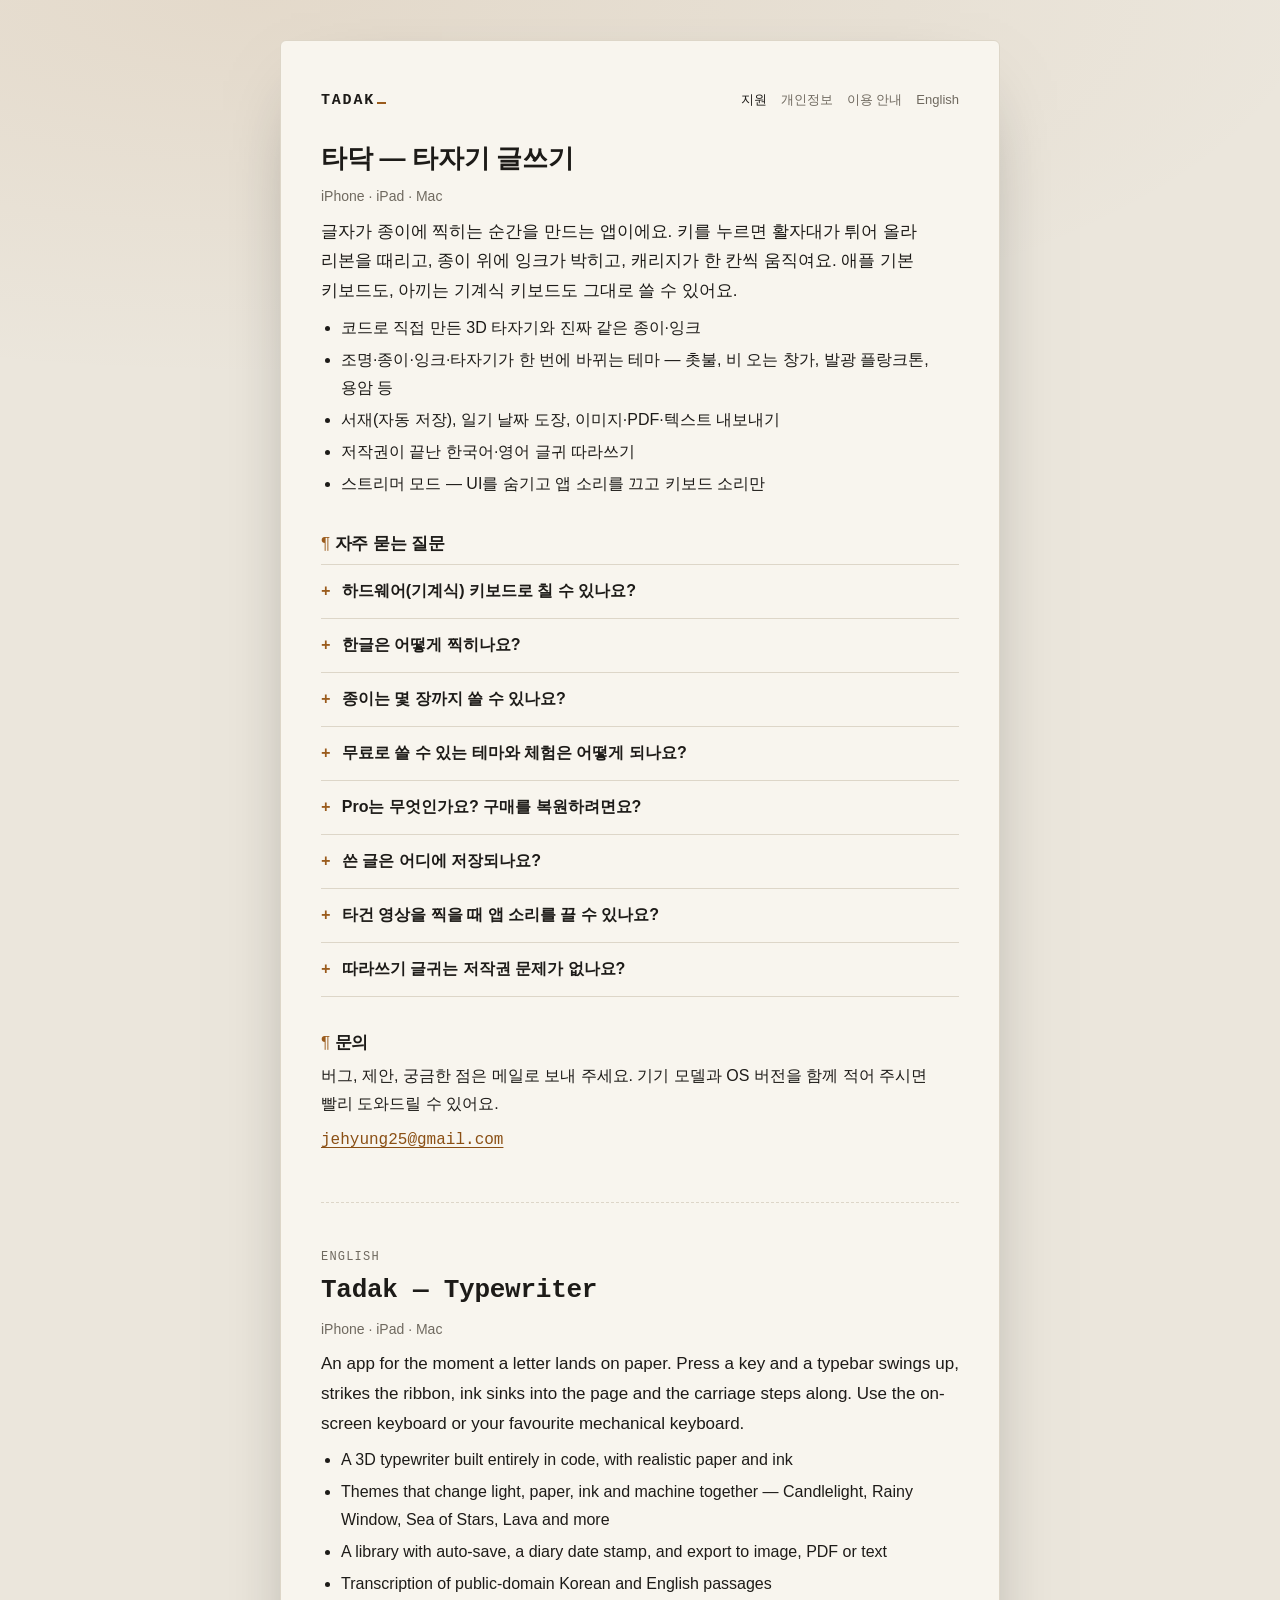
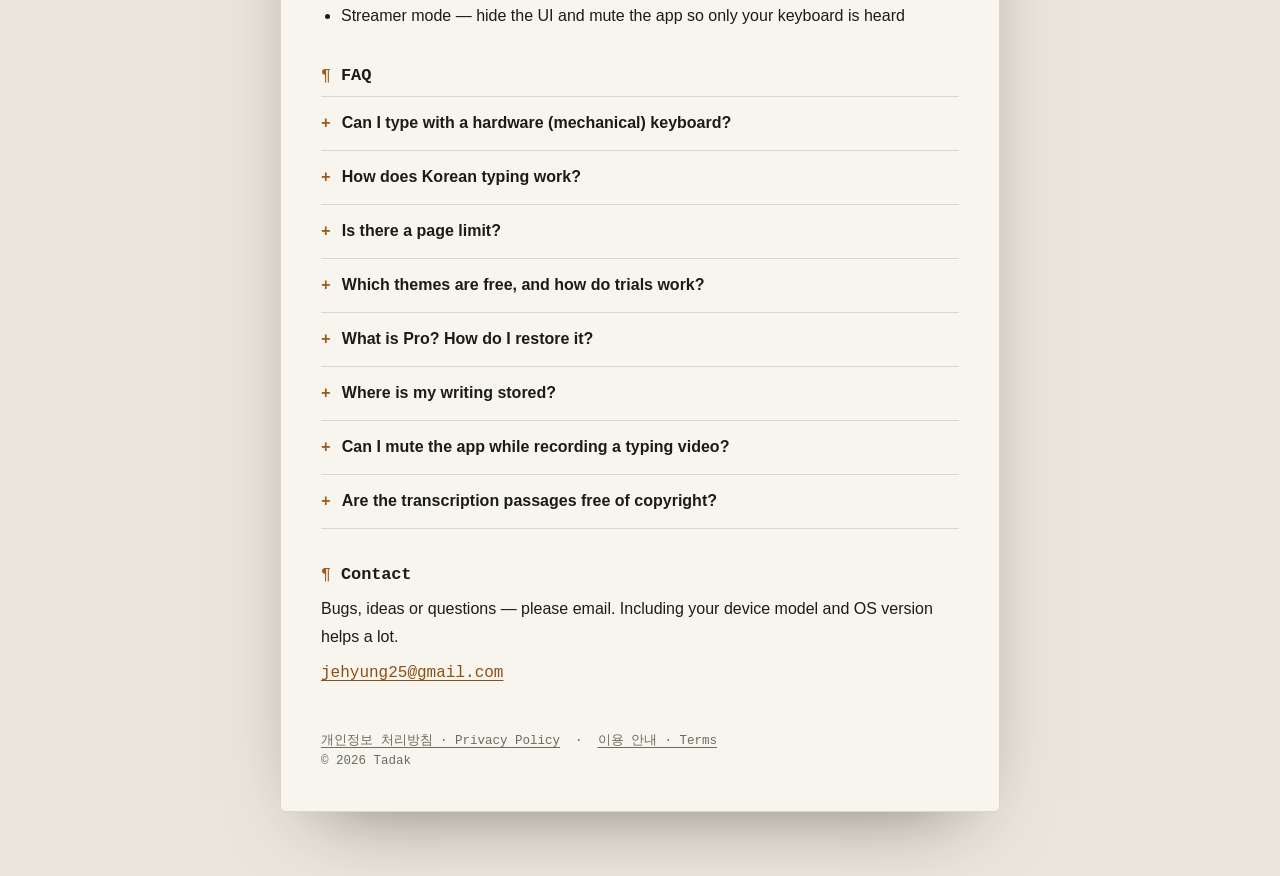
<file: index.html>
<!DOCTYPE html>
<html lang="ko">
<head>
<meta charset="utf-8">
<meta name="viewport" content="width=device-width, initial-scale=1">
<title>타닥 (Tadak) — 지원</title>
<meta name="description" content="타닥 — 타자기 글쓰기 앱 (iPhone · iPad · Mac) 지원 · 자주 묻는 질문 · 문의">
<link rel="stylesheet" href="style.css">
</head>
<body>
<main class="sheet">
<header class="top">
  <a class="brand" href="./">TADAK<span class="caret"></span></a>
  <nav><a href="./" aria-current="page">지원</a><a href="privacy.html">개인정보</a><a href="terms.html">이용 안내</a><a href="#en">English</a></nav>
</header>

<h1>타닥 — 타자기 글쓰기</h1>
<p class="muted">iPhone · iPad · Mac</p>
<p class="lede">글자가 종이에 찍히는 순간을 만드는 앱이에요. 키를 누르면 활자대가 튀어 올라 리본을 때리고,
종이 위에 잉크가 박히고, 캐리지가 한 칸씩 움직여요. 애플 기본 키보드도, 아끼는 기계식 키보드도 그대로 쓸 수 있어요.</p>
<ul>
  <li>코드로 직접 만든 3D 타자기와 진짜 같은 종이·잉크</li>
  <li>조명·종이·잉크·타자기가 한 번에 바뀌는 테마 — 촛불, 비 오는 창가, 발광 플랑크톤, 용암 등</li>
  <li>서재(자동 저장), 일기 날짜 도장, 이미지·PDF·텍스트 내보내기</li>
  <li>저작권이 끝난 한국어·영어 글귀 따라쓰기</li>
  <li>스트리머 모드 — UI를 숨기고 앱 소리를 끄고 키보드 소리만</li>
</ul>

<h2>자주 묻는 질문</h2>

<details>
  <summary>하드웨어(기계식) 키보드로 칠 수 있나요?</summary>
  <p>네. iPhone·iPad에 블루투스나 USB 키보드를 연결하거나 Mac에서 바로 치면 돼요. 키를 누르는 순간 바로 찍혀요.
  화살표 키로 캐리지를 옮기고, 리턴 키로 줄을 바꿔요.</p>
</details>
<details>
  <summary>한글은 어떻게 찍히나요?</summary>
  <p>기기에 설정된 한글 키보드(두벌식, 천지인 등)를 그대로 써요. 조합 중인 글자도 그 자리에 바로 찍혀요.
  한글 글꼴은 옛 세벌식 타자기의 탈네모꼴과 고딕 중에서 고를 수 있어요.</p>
</details>
<details>
  <summary>종이는 몇 장까지 쓸 수 있나요?</summary>
  <p>제한이 없어요. 한 장이 끝나면 종이가 빠져나가 서재에 쌓이고 새 종이가 들어가요.</p>
</details>
<details>
  <summary>무료로 쓸 수 있는 테마와 체험은 어떻게 되나요?</summary>
  <p>클래식과 촛불 테마는 무료예요. 다른 테마는 iPhone·iPad에서 짧은 보상형 광고를 직접 골라 보면
  <b>고른 테마 1개를 15분</b> 동안 쓸 수 있어요. 광고를 불러오지 못하면 광고 없이 그냥 체험이 열려요.
  체험이 끝나면 무료 테마로 돌아가고, 쓴 글은 그대로예요. 종이·조명·잉크·타자기를 따로 고르는 커스텀은 Pro 전용이에요.</p>
  <p>Mac에는 광고도 체험도 없어요. 클래식·촛불 테마를 무료로 쓰고, 다른 테마는 미리 본 뒤 Pro로 열 수 있어요.</p>
</details>
<details>
  <summary>Pro는 무엇인가요? 구매를 복원하려면요?</summary>
  <p>Pro는 한 번 결제하는 평생 이용권이에요. 모든 테마, 종이·조명·잉크·타자기를 따로 고르는 커스텀, Pro 한글 글꼴 3종(또박·편지·손때), 녹화(최대 4K), 내보내기 워터마크 끄기, 광고 없음이 포함돼요.
  같은 Apple 계정으로 로그인한 다른 기기에서는 <b>설정 › Pro › 구매 복원</b>을 눌러 주세요.
  환불은 Apple이 처리해요: <a href="https://reportaproblem.apple.com">reportaproblem.apple.com</a></p>
</details>
<details>
  <summary>쓴 글은 어디에 저장되나요?</summary>
  <p>이 기기 안에만 저장돼요. 계정도 서버도 없어서 개발자는 글을 볼 수 없어요. 대신 앱을 지우면 글도 함께 지워지니,
  소중한 글은 <b>내보내기</b>(이미지·PDF·텍스트)로 따로 보관해 주세요. 기기끼리 글을 동기화하는 기능은 없어요.</p>
</details>
<details>
  <summary>타건 영상을 찍을 때 앱 소리를 끌 수 있나요?</summary>
  <p>네. 스트리머 모드에서 UI를 모두 숨기고 앱 소리만 끌 수 있어요. 타자 소리·환경음 음량은 설정에서 따로 조절해요.</p>
</details>
<details>
  <summary>따라쓰기 글귀는 저작권 문제가 없나요?</summary>
  <p>저자(번역문은 번역자도)가 1955년 이전에 세상을 떠나 저작권 보호 기간이 끝난 글만 실었어요. 위키문헌과 프로젝트 구텐베르크에서 가져왔고, 앱에는 저자와 작고 연도를 보여 줘요.</p>
</details>

<h2>문의</h2>
<p>버그, 제안, 궁금한 점은 메일로 보내 주세요. 기기 모델과 OS 버전을 함께 적어 주시면 빨리 도와드릴 수 있어요.</p>
<p class="mail"><a href="mailto:jehyung25@gmail.com?subject=%5BTadak%5D%20">jehyung25@gmail.com</a></p>

<hr id="en">

<div lang="en">
<p class="lang">English</p>
<h1>Tadak — Typewriter</h1>
<p class="muted">iPhone · iPad · Mac</p>
<p class="lede">An app for the moment a letter lands on paper. Press a key and a typebar swings up, strikes the ribbon,
ink sinks into the page and the carriage steps along. Use the on-screen keyboard or your favourite mechanical keyboard.</p>
<ul>
  <li>A 3D typewriter built entirely in code, with realistic paper and ink</li>
  <li>Themes that change light, paper, ink and machine together — Candlelight, Rainy Window, Sea of Stars, Lava and more</li>
  <li>A library with auto-save, a diary date stamp, and export to image, PDF or text</li>
  <li>Transcription of public-domain Korean and English passages</li>
  <li>Streamer mode — hide the UI and mute the app so only your keyboard is heard</li>
</ul>

<h2>FAQ</h2>
<details>
  <summary>Can I type with a hardware (mechanical) keyboard?</summary>
  <p>Yes. Connect a Bluetooth or USB keyboard to your iPhone or iPad, or just type on your Mac. Letters strike the moment a key goes down.
  Arrow keys move the carriage and Return starts a new line.</p>
</details>
<details>
  <summary>How does Korean typing work?</summary>
  <p>Use any Korean keyboard set up on your device. Letters being composed are struck in place right away.
  Hangul can be set in a classic sebeolsik typewriter face or a gothic face.</p>
</details>
<details>
  <summary>Is there a page limit?</summary>
  <p>No. When a sheet is full it slides out into your library and a fresh sheet rolls in.</p>
</details>
<details>
  <summary>Which themes are free, and how do trials work?</summary>
  <p>Classic and Candlelight are free. On iPhone and iPad you can choose to watch a short rewarded ad to try
  <b>one theme of your choice for 15 minutes</b>. If an ad can't load, the trial simply opens without one.
  When a trial ends the app returns to a free theme and your writing stays as it is. Custom combinations of paper, light, ink and machine are Pro only.</p>
  <p>The Mac has no ads and no trials: Classic and Candlelight are free, and other themes can be previewed and unlocked with Pro.</p>
</details>
<details>
  <summary>What is Pro? How do I restore it?</summary>
  <p>Pro is a one-time, lifetime purchase: every theme, Custom (pick paper, light, ink and machine separately), three Pro Hangul typefaces (Crisp, Letter, Patina), recording (up to 4K), turning off the export watermark, and no ads.
  On another device signed in to the same Apple Account, tap <b>Settings › Pro › Restore Purchases</b>.
  Refunds are handled by Apple: <a href="https://reportaproblem.apple.com">reportaproblem.apple.com</a></p>
</details>
<details>
  <summary>Where is my writing stored?</summary>
  <p>Only on your device. There are no accounts and no servers, so the developer can't see it. Deleting the app deletes your writing too,
  so keep anything precious with <b>Export</b> (image, PDF or text). There is no sync between devices.</p>
</details>
<details>
  <summary>Can I mute the app while recording a typing video?</summary>
  <p>Yes. Streamer mode hides all UI and can mute the app. Typing and ambience volumes are also in Settings.</p>
</details>
<details>
  <summary>Are the transcription passages free of copyright?</summary>
  <p>Only texts whose authors (and translators) died before 1955 are included. They come from Wikisource and Project Gutenberg, and the app shows each author with the year they died.</p>
</details>

<h2>Contact</h2>
<p>Bugs, ideas or questions — please email. Including your device model and OS version helps a lot.</p>
<p class="mail"><a href="mailto:jehyung25@gmail.com?subject=%5BTadak%5D%20">jehyung25@gmail.com</a></p>
</div>

<footer>
  <a href="privacy.html">개인정보 처리방침 · Privacy Policy</a> &nbsp;·&nbsp; <a href="terms.html">이용 안내 · Terms</a><br>
  © 2026 Tadak
</footer>
</main>
</body>
</html>
</file>
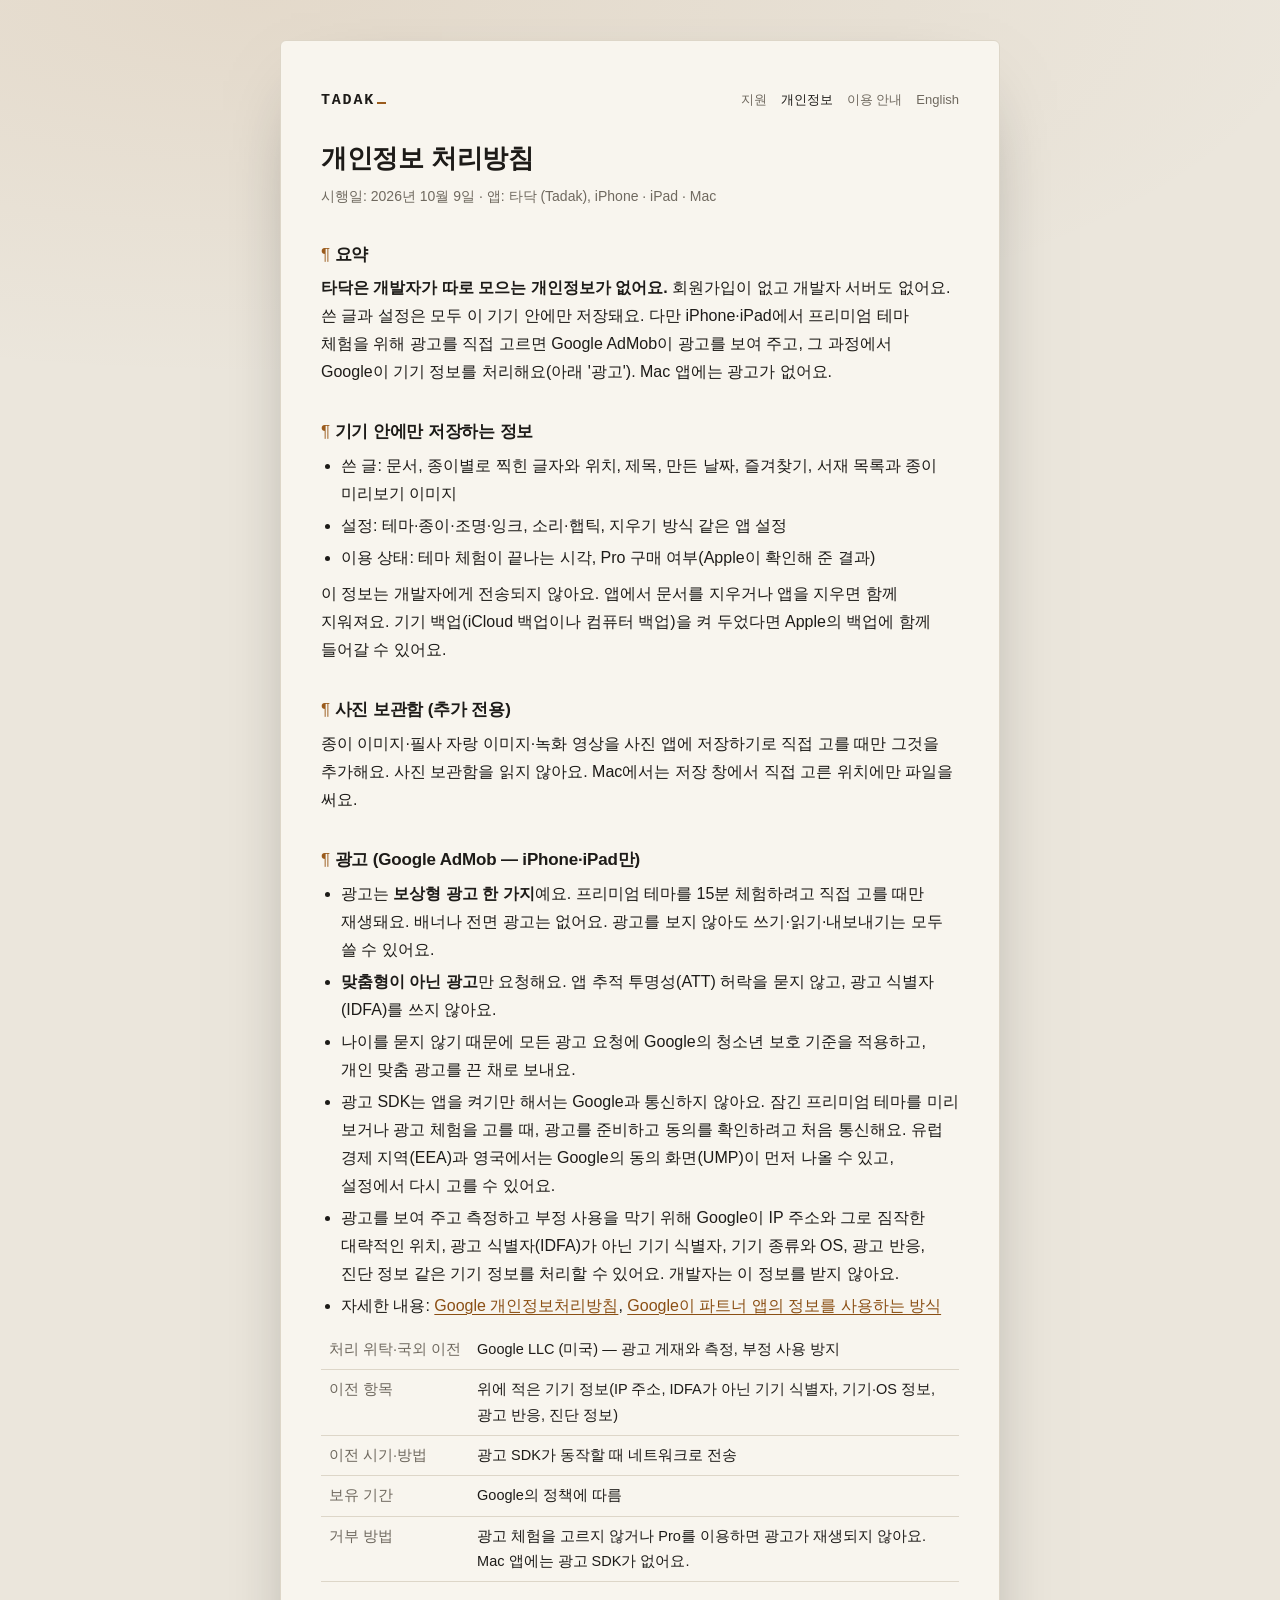
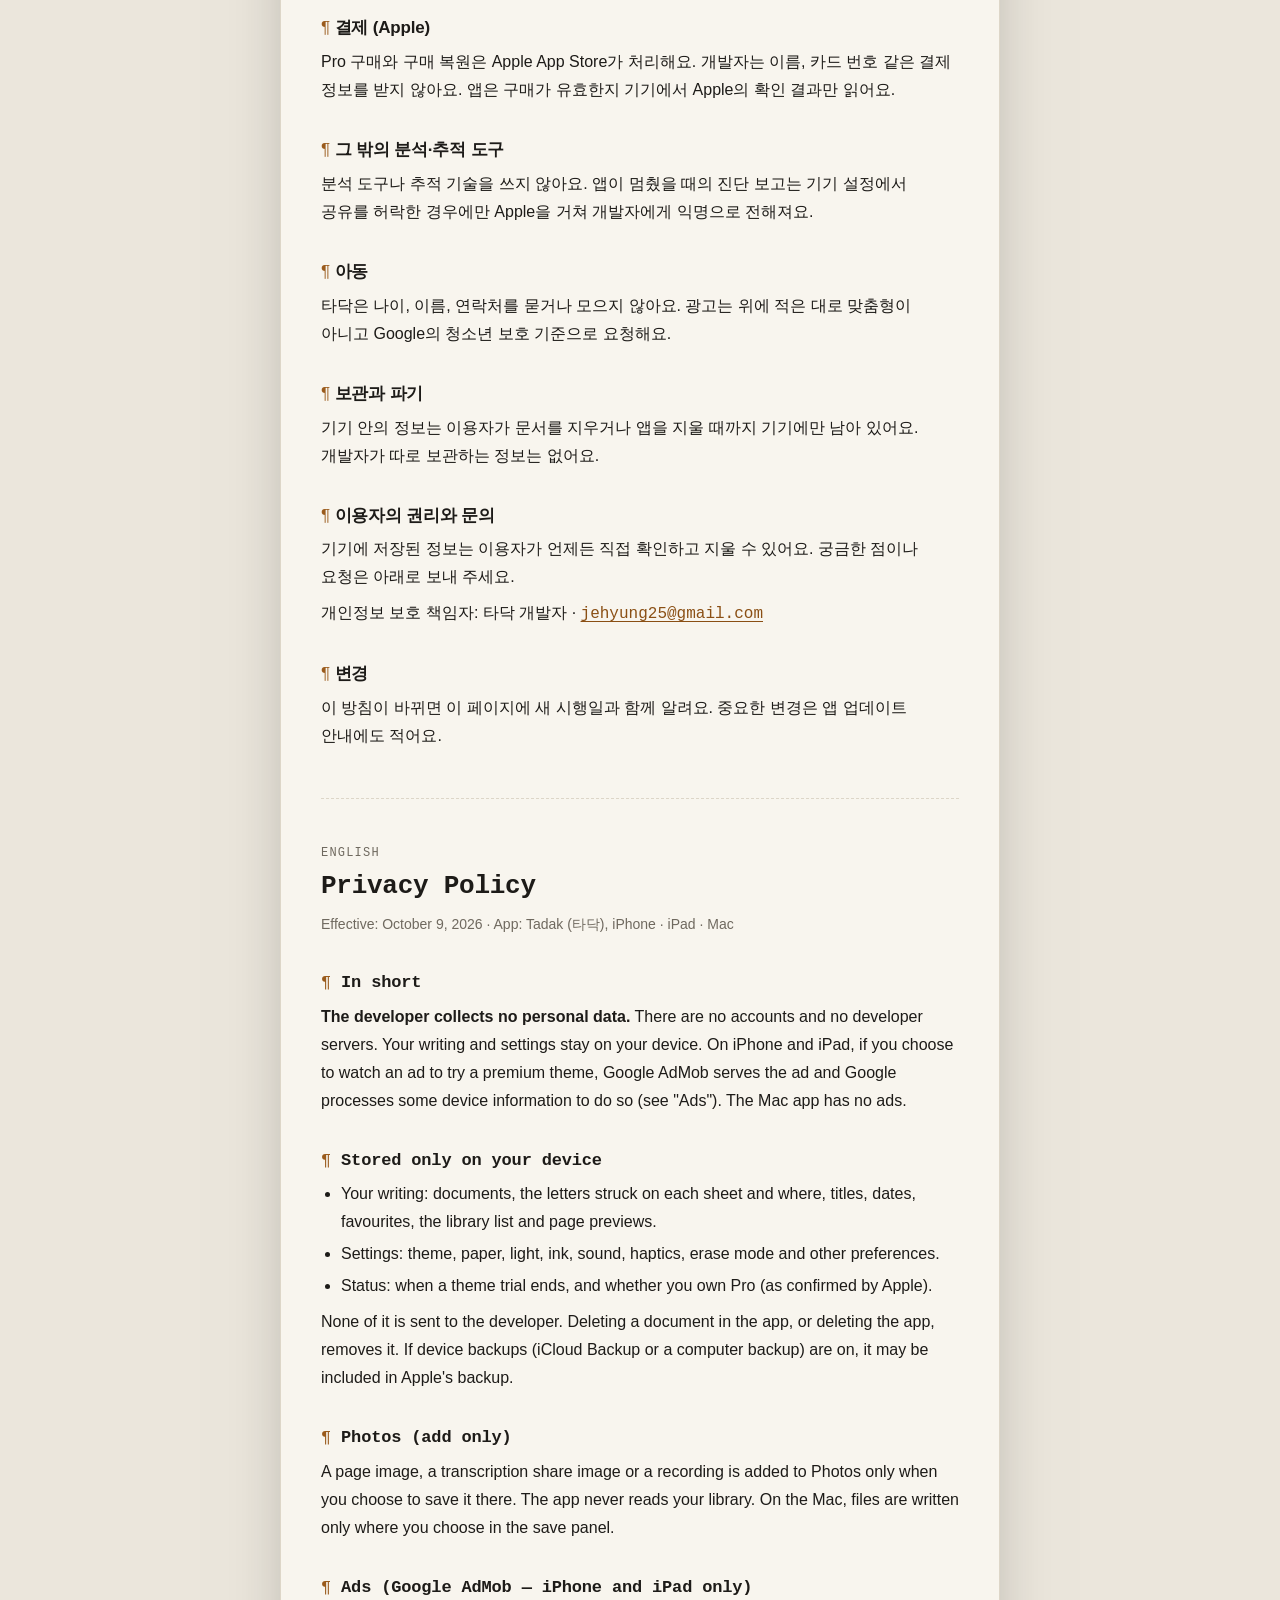
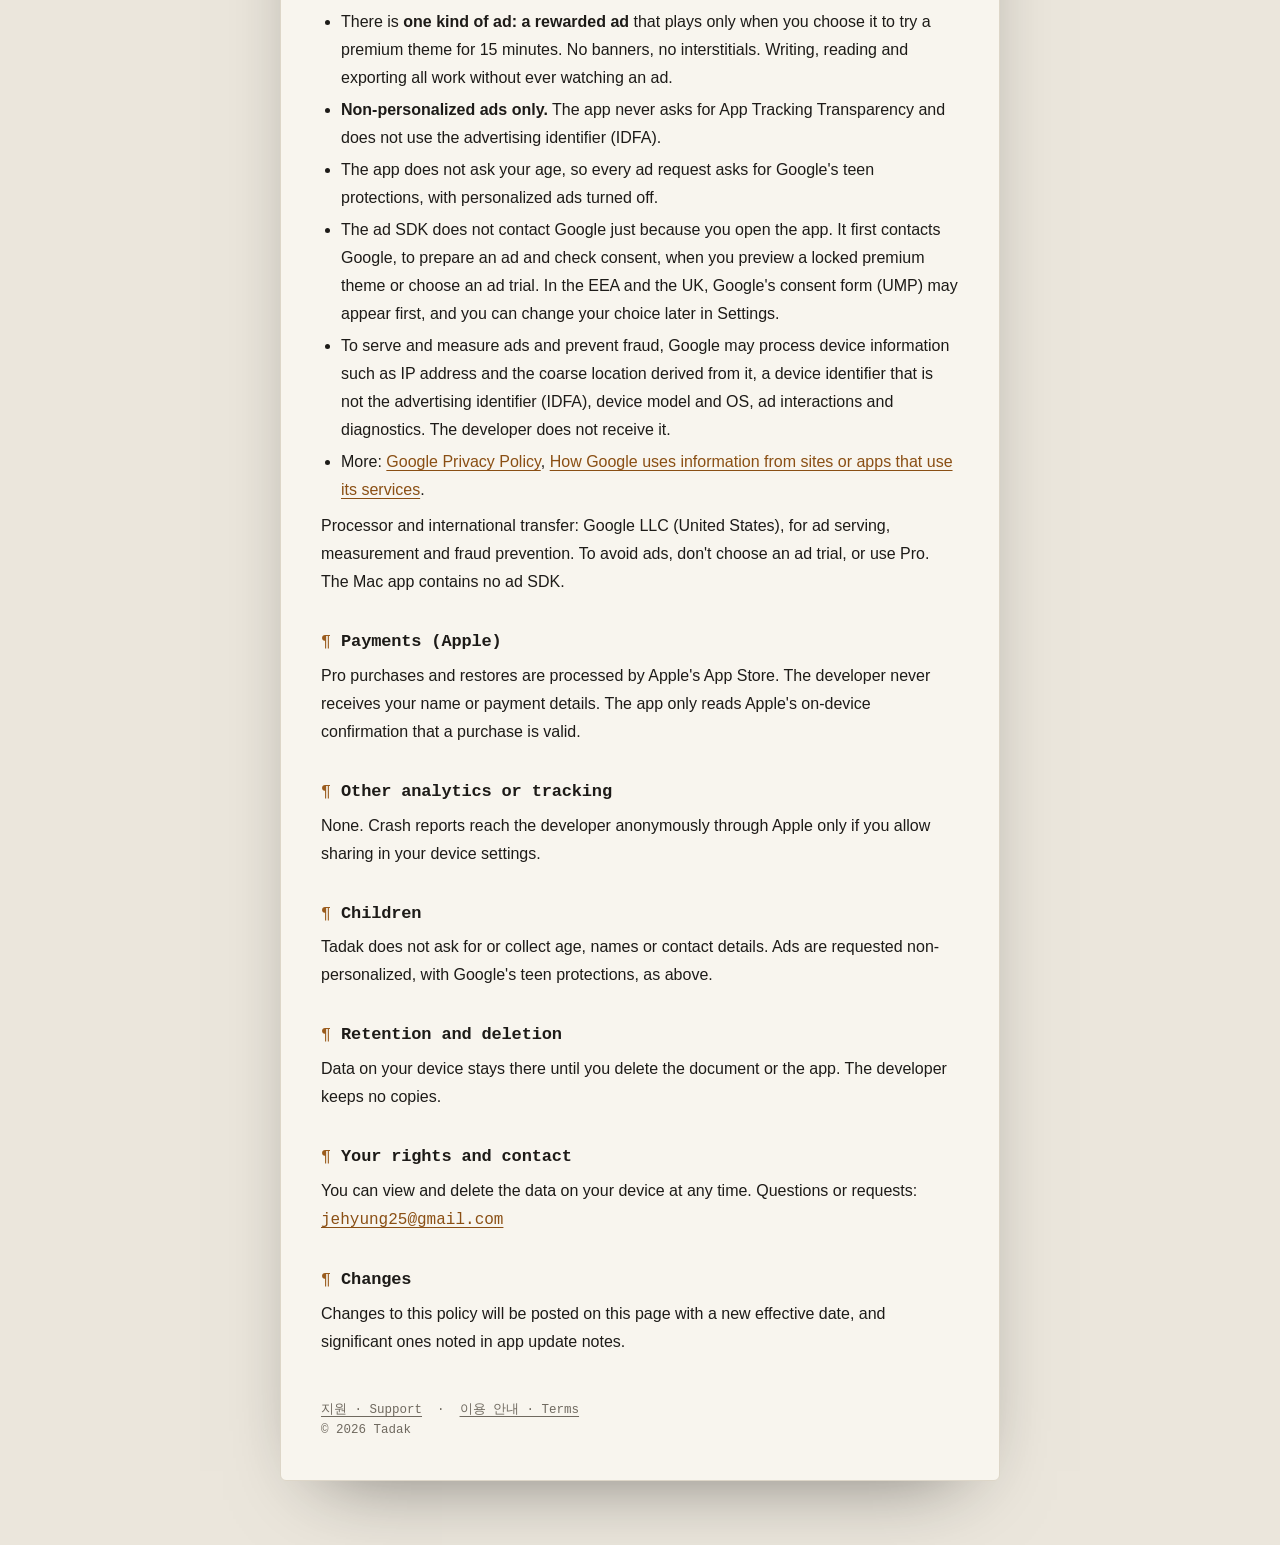
<file: privacy.html>
<!DOCTYPE html>
<html lang="ko">
<head>
<meta charset="utf-8">
<meta name="viewport" content="width=device-width, initial-scale=1">
<title>타닥 (Tadak) — 개인정보 처리방침 · Privacy Policy</title>
<meta name="description" content="타닥 개인정보 처리방침 — 계정·서버 없음, 글은 기기 안에만 저장">
<link rel="stylesheet" href="style.css">
</head>
<body>
<main class="sheet">
<header class="top">
  <a class="brand" href="./">TADAK<span class="caret"></span></a>
  <nav><a href="./">지원</a><a href="privacy.html" aria-current="page">개인정보</a><a href="terms.html">이용 안내</a><a href="#en">English</a></nav>
</header>

<h1>개인정보 처리방침</h1>
<p class="muted">시행일: 2026년 10월 9일 · 앱: 타닥 (Tadak), iPhone · iPad · Mac</p>

<h2>요약</h2>
<p><b>타닥은 개발자가 따로 모으는 개인정보가 없어요.</b> 회원가입이 없고 개발자 서버도 없어요.
쓴 글과 설정은 모두 이 기기 안에만 저장돼요. 다만 iPhone·iPad에서 프리미엄 테마 체험을 위해
광고를 직접 고르면 Google AdMob이 광고를 보여 주고, 그 과정에서 Google이 기기 정보를 처리해요(아래 '광고').
Mac 앱에는 광고가 없어요.</p>

<h2>기기 안에만 저장하는 정보</h2>
<ul>
  <li>쓴 글: 문서, 종이별로 찍힌 글자와 위치, 제목, 만든 날짜, 즐겨찾기, 서재 목록과 종이 미리보기 이미지</li>
  <li>설정: 테마·종이·조명·잉크, 소리·햅틱, 지우기 방식 같은 앱 설정</li>
  <li>이용 상태: 테마 체험이 끝나는 시각, Pro 구매 여부(Apple이 확인해 준 결과)</li>
</ul>
<p>이 정보는 개발자에게 전송되지 않아요. 앱에서 문서를 지우거나 앱을 지우면 함께 지워져요.
기기 백업(iCloud 백업이나 컴퓨터 백업)을 켜 두었다면 Apple의 백업에 함께 들어갈 수 있어요.</p>

<h2>사진 보관함 (추가 전용)</h2>
<p>종이 이미지·필사 자랑 이미지·녹화 영상을 사진 앱에 저장하기로 직접 고를 때만 그것을 추가해요. 사진 보관함을 읽지 않아요.
Mac에서는 저장 창에서 직접 고른 위치에만 파일을 써요.</p>

<h2>광고 (Google AdMob — iPhone·iPad만)</h2>
<ul>
  <li>광고는 <b>보상형 광고 한 가지</b>예요. 프리미엄 테마를 15분 체험하려고 직접 고를 때만 재생돼요. 배너나 전면 광고는 없어요.
  광고를 보지 않아도 쓰기·읽기·내보내기는 모두 쓸 수 있어요.</li>
  <li><b>맞춤형이 아닌 광고</b>만 요청해요. 앱 추적 투명성(ATT) 허락을 묻지 않고, 광고 식별자(IDFA)를 쓰지 않아요.</li>
  <li>나이를 묻지 않기 때문에 모든 광고 요청에 Google의 청소년 보호 기준을 적용하고, 개인 맞춤 광고를 끈 채로 보내요.</li>
  <li>광고 SDK는 앱을 켜기만 해서는 Google과 통신하지 않아요. 잠긴 프리미엄 테마를 미리 보거나 광고 체험을 고를 때, 광고를 준비하고 동의를 확인하려고 처음 통신해요.
  유럽 경제 지역(EEA)과 영국에서는 Google의 동의 화면(UMP)이 먼저 나올 수 있고, 설정에서 다시 고를 수 있어요.</li>
  <li>광고를 보여 주고 측정하고 부정 사용을 막기 위해 Google이 IP 주소와 그로 짐작한 대략적인 위치,
  광고 식별자(IDFA)가 아닌 기기 식별자, 기기 종류와 OS, 광고 반응, 진단 정보 같은 기기 정보를 처리할 수 있어요.
  개발자는 이 정보를 받지 않아요.</li>
  <li>자세한 내용: <a href="https://policies.google.com/privacy?hl=ko">Google 개인정보처리방침</a>,
  <a href="https://policies.google.com/technologies/partner-sites?hl=ko">Google이 파트너 앱의 정보를 사용하는 방식</a></li>
</ul>
<table>
  <tr><th>처리 위탁·국외 이전</th><td>Google LLC (미국) — 광고 게재와 측정, 부정 사용 방지</td></tr>
  <tr><th>이전 항목</th><td>위에 적은 기기 정보(IP 주소, IDFA가 아닌 기기 식별자, 기기·OS 정보, 광고 반응, 진단 정보)</td></tr>
  <tr><th>이전 시기·방법</th><td>광고 SDK가 동작할 때 네트워크로 전송</td></tr>
  <tr><th>보유 기간</th><td>Google의 정책에 따름</td></tr>
  <tr><th>거부 방법</th><td>광고 체험을 고르지 않거나 Pro를 이용하면 광고가 재생되지 않아요. Mac 앱에는 광고 SDK가 없어요.</td></tr>
</table>

<h2>결제 (Apple)</h2>
<p>Pro 구매와 구매 복원은 Apple App Store가 처리해요. 개발자는 이름, 카드 번호 같은 결제 정보를 받지 않아요.
앱은 구매가 유효한지 기기에서 Apple의 확인 결과만 읽어요.</p>

<h2>그 밖의 분석·추적 도구</h2>
<p>분석 도구나 추적 기술을 쓰지 않아요. 앱이 멈췄을 때의 진단 보고는 기기 설정에서 공유를 허락한 경우에만
Apple을 거쳐 개발자에게 익명으로 전해져요.</p>

<h2>아동</h2>
<p>타닥은 나이, 이름, 연락처를 묻거나 모으지 않아요. 광고는 위에 적은 대로 맞춤형이 아니고 Google의 청소년 보호 기준으로 요청해요.</p>

<h2>보관과 파기</h2>
<p>기기 안의 정보는 이용자가 문서를 지우거나 앱을 지울 때까지 기기에만 남아 있어요. 개발자가 따로 보관하는 정보는 없어요.</p>

<h2>이용자의 권리와 문의</h2>
<p>기기에 저장된 정보는 이용자가 언제든 직접 확인하고 지울 수 있어요. 궁금한 점이나 요청은 아래로 보내 주세요.</p>
<p>개인정보 보호 책임자: 타닥 개발자 · <a class="mail" href="mailto:jehyung25@gmail.com">jehyung25@gmail.com</a></p>

<h2>변경</h2>
<p>이 방침이 바뀌면 이 페이지에 새 시행일과 함께 알려요. 중요한 변경은 앱 업데이트 안내에도 적어요.</p>

<hr id="en">

<div lang="en">
<p class="lang">English</p>
<h1>Privacy Policy</h1>
<p class="muted">Effective: October 9, 2026 · App: Tadak (타닥), iPhone · iPad · Mac</p>

<h2>In short</h2>
<p><b>The developer collects no personal data.</b> There are no accounts and no developer servers.
Your writing and settings stay on your device. On iPhone and iPad, if you choose to watch an ad to try a premium theme,
Google AdMob serves the ad and Google processes some device information to do so (see "Ads"). The Mac app has no ads.</p>

<h2>Stored only on your device</h2>
<ul>
  <li>Your writing: documents, the letters struck on each sheet and where, titles, dates, favourites, the library list and page previews.</li>
  <li>Settings: theme, paper, light, ink, sound, haptics, erase mode and other preferences.</li>
  <li>Status: when a theme trial ends, and whether you own Pro (as confirmed by Apple).</li>
</ul>
<p>None of it is sent to the developer. Deleting a document in the app, or deleting the app, removes it.
If device backups (iCloud Backup or a computer backup) are on, it may be included in Apple's backup.</p>

<h2>Photos (add only)</h2>
<p>A page image, a transcription share image or a recording is added to Photos only when you choose to save it there. The app never reads your library.
On the Mac, files are written only where you choose in the save panel.</p>

<h2>Ads (Google AdMob — iPhone and iPad only)</h2>
<ul>
  <li>There is <b>one kind of ad: a rewarded ad</b> that plays only when you choose it to try a premium theme for 15 minutes.
  No banners, no interstitials. Writing, reading and exporting all work without ever watching an ad.</li>
  <li><b>Non-personalized ads only.</b> The app never asks for App Tracking Transparency and does not use the advertising identifier (IDFA).</li>
  <li>The app does not ask your age, so every ad request asks for Google's teen protections, with personalized ads turned off.</li>
  <li>The ad SDK does not contact Google just because you open the app. It first contacts Google, to prepare an ad and check consent, when you preview a locked premium theme or choose an ad trial.
  In the EEA and the UK, Google's consent form (UMP) may appear first, and you can change your choice later in Settings.</li>
  <li>To serve and measure ads and prevent fraud, Google may process device information such as IP address and the coarse
  location derived from it, a device identifier that is not the advertising identifier (IDFA), device model and OS,
  ad interactions and diagnostics. The developer does not receive it.</li>
  <li>More: <a href="https://policies.google.com/privacy">Google Privacy Policy</a>,
  <a href="https://policies.google.com/technologies/partner-sites">How Google uses information from sites or apps that use its services</a>.</li>
</ul>
<p>Processor and international transfer: Google LLC (United States), for ad serving, measurement and fraud prevention.
To avoid ads, don't choose an ad trial, or use Pro. The Mac app contains no ad SDK.</p>

<h2>Payments (Apple)</h2>
<p>Pro purchases and restores are processed by Apple's App Store. The developer never receives your name or payment details.
The app only reads Apple's on-device confirmation that a purchase is valid.</p>

<h2>Other analytics or tracking</h2>
<p>None. Crash reports reach the developer anonymously through Apple only if you allow sharing in your device settings.</p>

<h2>Children</h2>
<p>Tadak does not ask for or collect age, names or contact details. Ads are requested non-personalized, with Google's teen protections, as above.</p>

<h2>Retention and deletion</h2>
<p>Data on your device stays there until you delete the document or the app. The developer keeps no copies.</p>

<h2>Your rights and contact</h2>
<p>You can view and delete the data on your device at any time. Questions or requests:
<a class="mail" href="mailto:jehyung25@gmail.com">jehyung25@gmail.com</a></p>

<h2>Changes</h2>
<p>Changes to this policy will be posted on this page with a new effective date, and significant ones noted in app update notes.</p>
</div>

<footer>
  <a href="./">지원 · Support</a> &nbsp;·&nbsp; <a href="terms.html">이용 안내 · Terms</a><br>
  © 2026 Tadak
</footer>
</main>
</body>
</html>
</file>
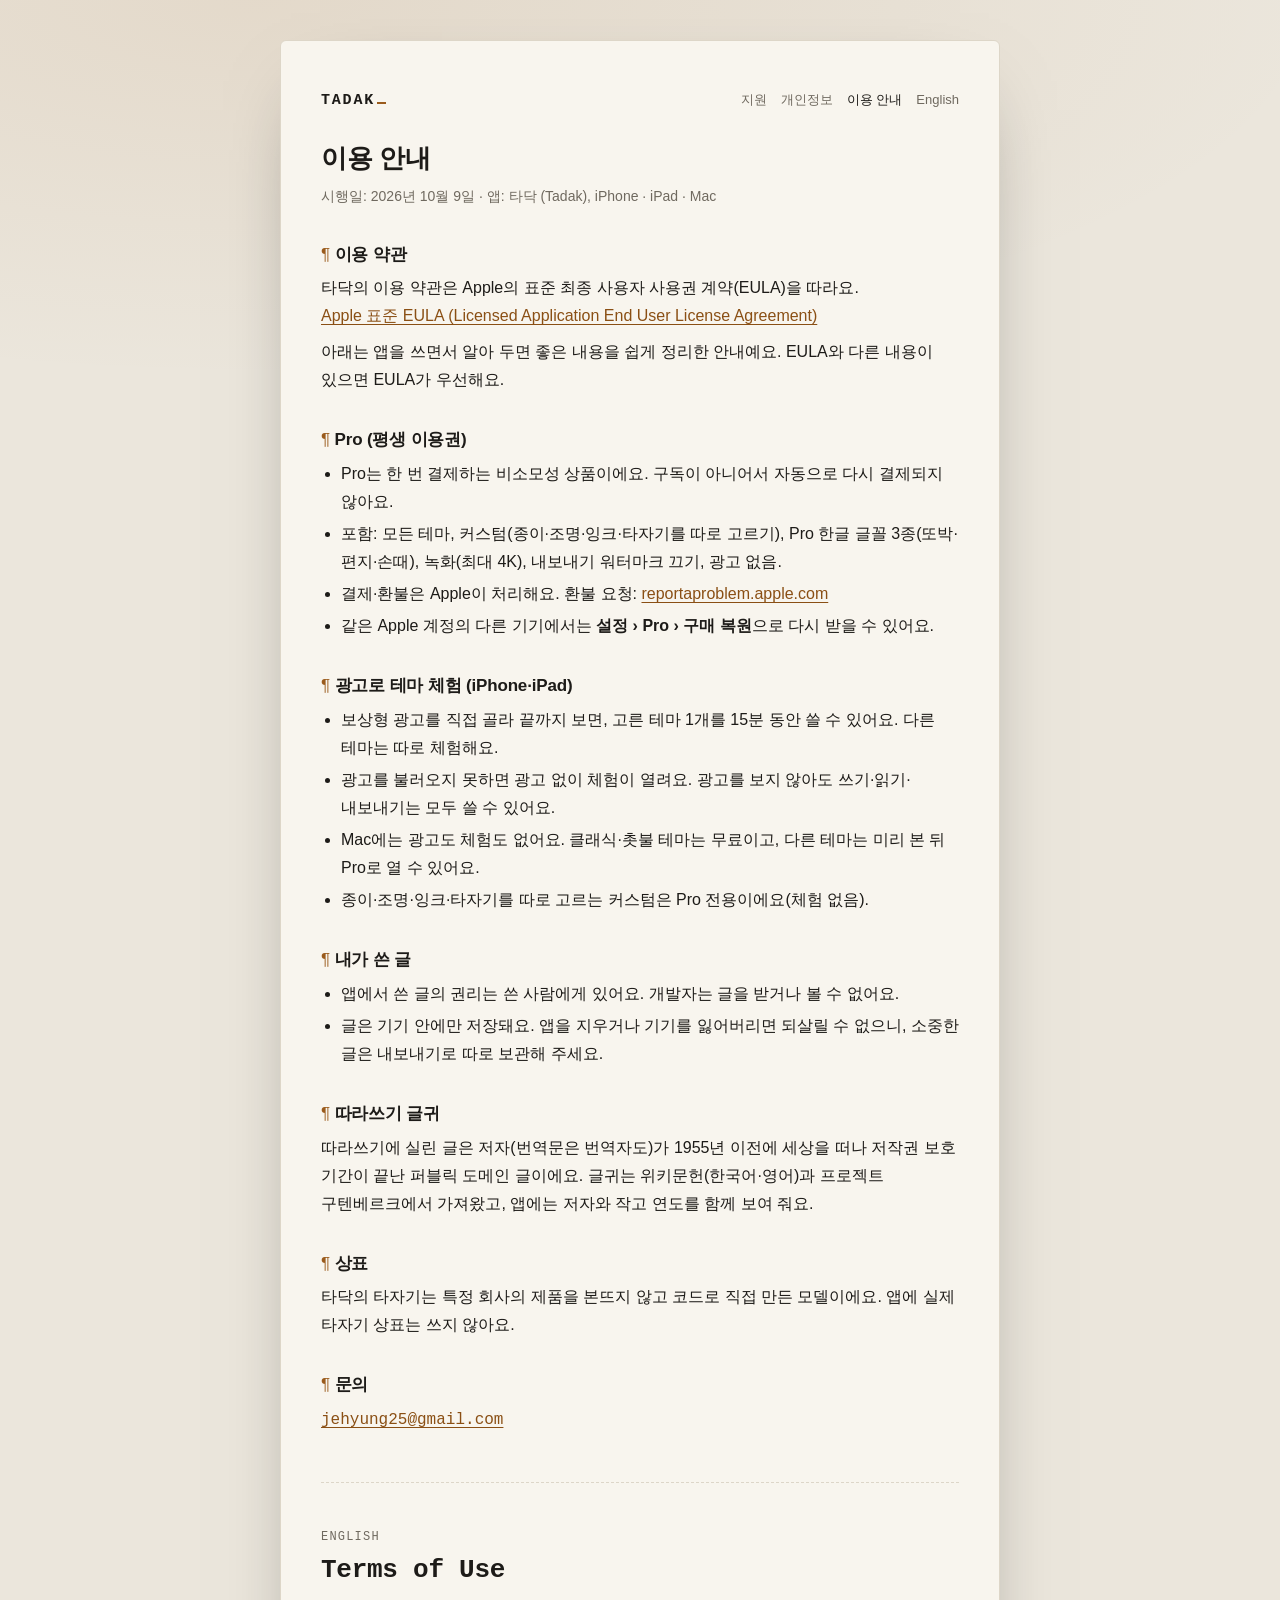
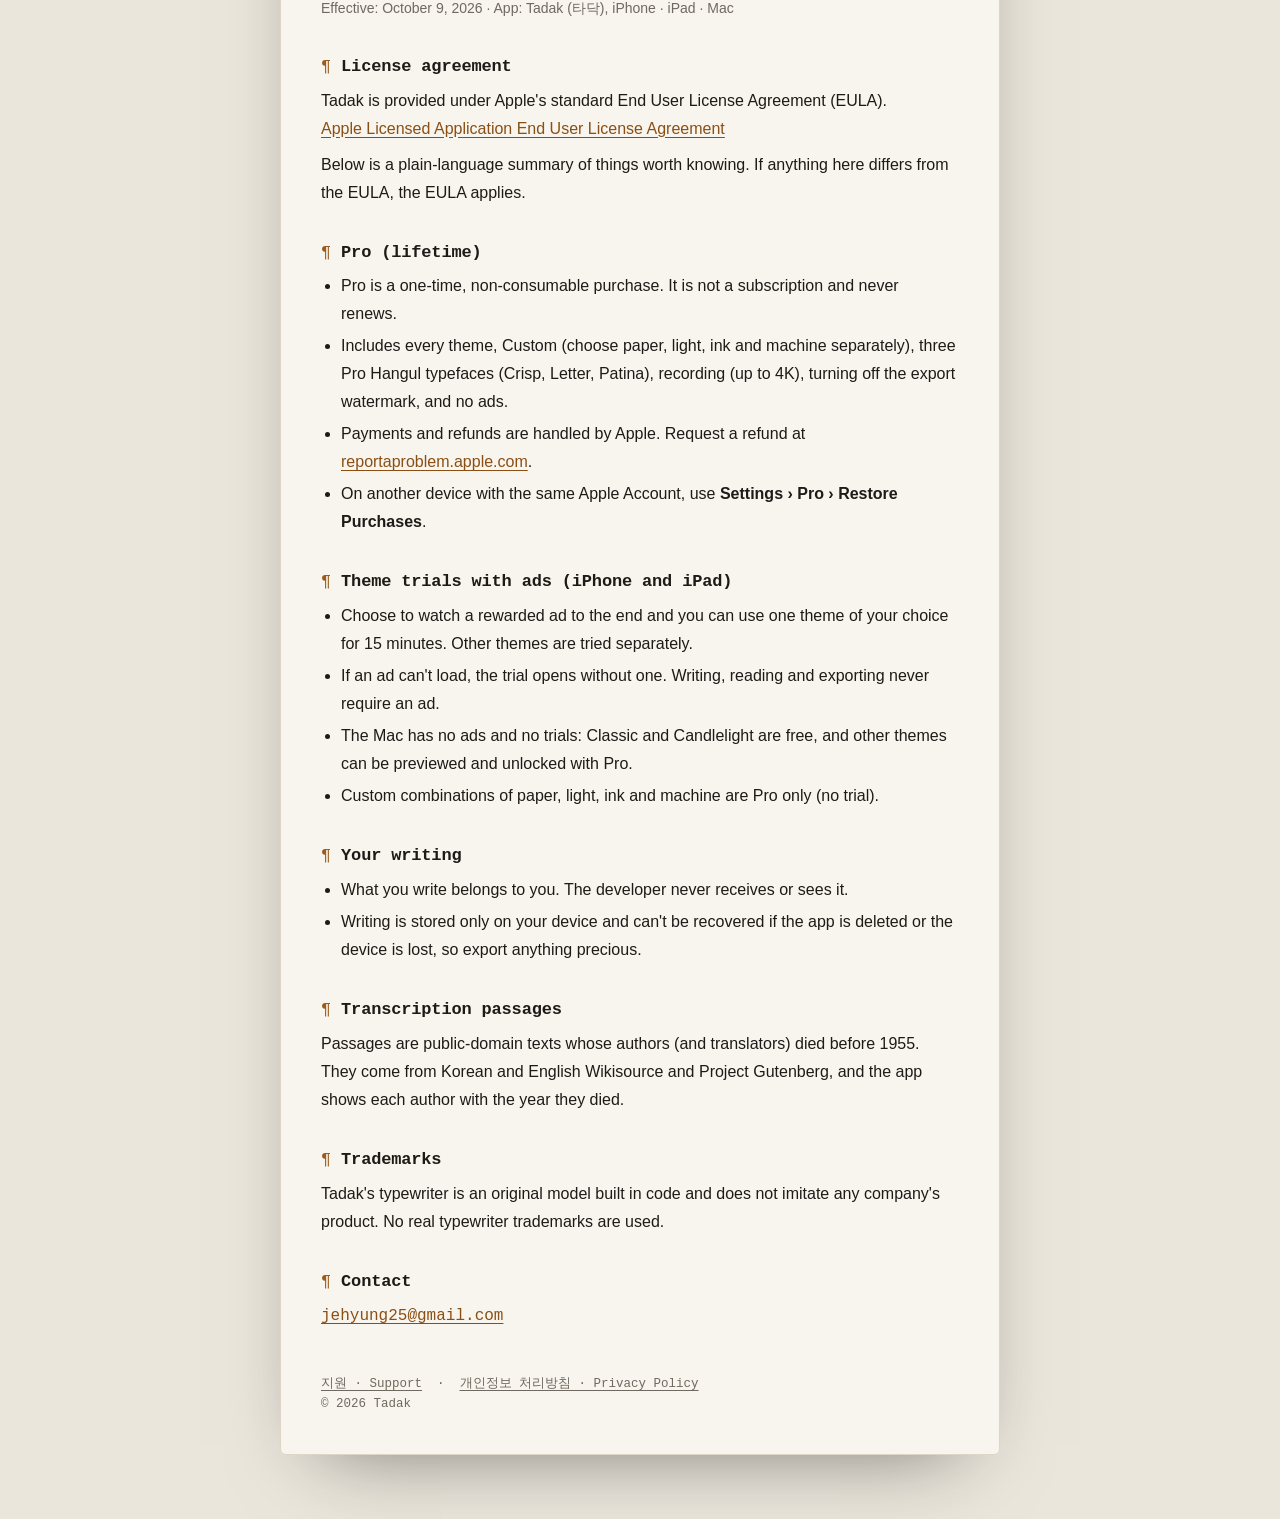
<file: terms.html>
<!DOCTYPE html>
<html lang="ko">
<head>
<meta charset="utf-8">
<meta name="viewport" content="width=device-width, initial-scale=1">
<title>타닥 (Tadak) — 이용 안내 · Terms of Use</title>
<meta name="description" content="타닥 이용 안내 — Apple 표준 EULA, Pro 결제, 광고 체험, 내가 쓴 글">
<link rel="stylesheet" href="style.css">
</head>
<body>
<main class="sheet">
<header class="top">
  <a class="brand" href="./">TADAK<span class="caret"></span></a>
  <nav><a href="./">지원</a><a href="privacy.html">개인정보</a><a href="terms.html" aria-current="page">이용 안내</a><a href="#en">English</a></nav>
</header>

<h1>이용 안내</h1>
<p class="muted">시행일: 2026년 10월 9일 · 앱: 타닥 (Tadak), iPhone · iPad · Mac</p>

<h2>이용 약관</h2>
<p>타닥의 이용 약관은 Apple의 표준 최종 사용자 사용권 계약(EULA)을 따라요.<br>
<a href="https://www.apple.com/legal/internet-services/itunes/dev/stdeula/">Apple 표준 EULA (Licensed Application End User License Agreement)</a></p>
<p>아래는 앱을 쓰면서 알아 두면 좋은 내용을 쉽게 정리한 안내예요. EULA와 다른 내용이 있으면 EULA가 우선해요.</p>

<h2>Pro (평생 이용권)</h2>
<ul>
  <li>Pro는 한 번 결제하는 비소모성 상품이에요. 구독이 아니어서 자동으로 다시 결제되지 않아요.</li>
  <li>포함: 모든 테마, 커스텀(종이·조명·잉크·타자기를 따로 고르기), Pro 한글 글꼴 3종(또박·편지·손때), 녹화(최대 4K), 내보내기 워터마크 끄기, 광고 없음.</li>
  <li>결제·환불은 Apple이 처리해요. 환불 요청: <a href="https://reportaproblem.apple.com">reportaproblem.apple.com</a></li>
  <li>같은 Apple 계정의 다른 기기에서는 <b>설정 › Pro › 구매 복원</b>으로 다시 받을 수 있어요.</li>
</ul>

<h2>광고로 테마 체험 (iPhone·iPad)</h2>
<ul>
  <li>보상형 광고를 직접 골라 끝까지 보면, 고른 테마 1개를 15분 동안 쓸 수 있어요. 다른 테마는 따로 체험해요.</li>
  <li>광고를 불러오지 못하면 광고 없이 체험이 열려요. 광고를 보지 않아도 쓰기·읽기·내보내기는 모두 쓸 수 있어요.</li>
  <li>Mac에는 광고도 체험도 없어요. 클래식·촛불 테마는 무료이고, 다른 테마는 미리 본 뒤 Pro로 열 수 있어요.</li>
  <li>종이·조명·잉크·타자기를 따로 고르는 커스텀은 Pro 전용이에요(체험 없음).</li>
</ul>

<h2>내가 쓴 글</h2>
<ul>
  <li>앱에서 쓴 글의 권리는 쓴 사람에게 있어요. 개발자는 글을 받거나 볼 수 없어요.</li>
  <li>글은 기기 안에만 저장돼요. 앱을 지우거나 기기를 잃어버리면 되살릴 수 없으니, 소중한 글은 내보내기로 따로 보관해 주세요.</li>
</ul>

<h2>따라쓰기 글귀</h2>
<p>따라쓰기에 실린 글은 저자(번역문은 번역자도)가 1955년 이전에 세상을 떠나 저작권 보호 기간이 끝난 퍼블릭 도메인 글이에요.
글귀는 위키문헌(한국어·영어)과 프로젝트 구텐베르크에서 가져왔고, 앱에는 저자와 작고 연도를 함께 보여 줘요.</p>

<h2>상표</h2>
<p>타닥의 타자기는 특정 회사의 제품을 본뜨지 않고 코드로 직접 만든 모델이에요. 앱에 실제 타자기 상표는 쓰지 않아요.</p>

<h2>문의</h2>
<p><a class="mail" href="mailto:jehyung25@gmail.com">jehyung25@gmail.com</a></p>

<hr id="en">

<div lang="en">
<p class="lang">English</p>
<h1>Terms of Use</h1>
<p class="muted">Effective: October 9, 2026 · App: Tadak (타닥), iPhone · iPad · Mac</p>

<h2>License agreement</h2>
<p>Tadak is provided under Apple's standard End User License Agreement (EULA).<br>
<a href="https://www.apple.com/legal/internet-services/itunes/dev/stdeula/">Apple Licensed Application End User License Agreement</a></p>
<p>Below is a plain-language summary of things worth knowing. If anything here differs from the EULA, the EULA applies.</p>

<h2>Pro (lifetime)</h2>
<ul>
  <li>Pro is a one-time, non-consumable purchase. It is not a subscription and never renews.</li>
  <li>Includes every theme, Custom (choose paper, light, ink and machine separately), three Pro Hangul typefaces (Crisp, Letter, Patina), recording (up to 4K), turning off the export watermark, and no ads.</li>
  <li>Payments and refunds are handled by Apple. Request a refund at <a href="https://reportaproblem.apple.com">reportaproblem.apple.com</a>.</li>
  <li>On another device with the same Apple Account, use <b>Settings › Pro › Restore Purchases</b>.</li>
</ul>

<h2>Theme trials with ads (iPhone and iPad)</h2>
<ul>
  <li>Choose to watch a rewarded ad to the end and you can use one theme of your choice for 15 minutes. Other themes are tried separately.</li>
  <li>If an ad can't load, the trial opens without one. Writing, reading and exporting never require an ad.</li>
  <li>The Mac has no ads and no trials: Classic and Candlelight are free, and other themes can be previewed and unlocked with Pro.</li>
  <li>Custom combinations of paper, light, ink and machine are Pro only (no trial).</li>
</ul>

<h2>Your writing</h2>
<ul>
  <li>What you write belongs to you. The developer never receives or sees it.</li>
  <li>Writing is stored only on your device and can't be recovered if the app is deleted or the device is lost, so export anything precious.</li>
</ul>

<h2>Transcription passages</h2>
<p>Passages are public-domain texts whose authors (and translators) died before 1955. They come from Korean and English Wikisource and Project Gutenberg, and the app shows each author with the year they died.</p>

<h2>Trademarks</h2>
<p>Tadak's typewriter is an original model built in code and does not imitate any company's product. No real typewriter trademarks are used.</p>

<h2>Contact</h2>
<p><a class="mail" href="mailto:jehyung25@gmail.com">jehyung25@gmail.com</a></p>
</div>

<footer>
  <a href="./">지원 · Support</a> &nbsp;·&nbsp; <a href="privacy.html">개인정보 처리방침 · Privacy Policy</a><br>
  © 2026 Tadak
</footer>
</main>
</body>
</html>
</file>
<file: style.css>
/* 타닥 지원 사이트 — 시스템 글꼴만, 가벼운 CSS. 기본은 어두운 방(먹빛), 밝은 모드는 코튼지. */
:root {
  --bg: #0f0e0d;
  --sheet: #171614;
  --fg: #e9e4da;
  --muted: #9b958a;
  --line: #2b2925;
  --accent: #d9a25f;       /* 데스크 램프의 텅스텐 빛 */
  --link: #e4b778;
  --mono: ui-monospace, "SF Mono", Menlo, "Courier New", monospace;
  --sans: -apple-system, BlinkMacSystemFont, "Apple SD Gothic Neo", "Noto Sans KR", "Helvetica Neue", sans-serif;
  color-scheme: dark;
}
@media (prefers-color-scheme: light) {
  :root {
    --bg: #ebe6dc;
    --sheet: #f8f5ee;
    --fg: #1d1b18;
    --muted: #6f695f;
    --line: #ddd6c8;
    --accent: #9a5b1c;
    --link: #8a4f14;
    color-scheme: light;
  }
}
* { box-sizing: border-box; }
html { -webkit-text-size-adjust: 100%; }
body {
  margin: 0;
  background: var(--bg);
  background-image: radial-gradient(120% 60% at 20% 0%, color-mix(in srgb, var(--accent) 9%, transparent), transparent 70%);
  background-attachment: fixed;
  color: var(--fg);
  font: 16px/1.75 var(--sans);
  word-break: keep-all;
  overflow-wrap: anywhere;
}
.sheet {
  max-width: 720px;
  margin: 40px auto 64px;
  padding: 44px 40px 40px;
  background: var(--sheet);
  border: 1px solid var(--line);
  border-radius: 6px;
  box-shadow: 0 30px 80px -40px rgba(0, 0, 0, .55);
}
@media (max-width: 760px) {
  .sheet { margin: 0; border: 0; border-radius: 0; padding: 32px 20px 40px; box-shadow: none; }
}
header.top { display: flex; justify-content: space-between; align-items: baseline; gap: 12px; flex-wrap: wrap; margin-bottom: 28px; }
.brand { font: 600 15px/1 var(--mono); letter-spacing: .12em; color: var(--fg); text-decoration: none; }
.brand .caret { display: inline-block; width: .6em; border-bottom: 2px solid var(--accent); margin-left: 2px; animation: blink 1.1s steps(1) infinite; }
@keyframes blink { 50% { opacity: 0; } }
@media (prefers-reduced-motion: reduce) { .brand .caret { animation: none; } }
nav a { font: 13px/1 var(--sans); color: var(--muted); text-decoration: none; margin-left: 14px; }
nav a:first-child { margin-left: 0; }
nav a:hover, nav a[aria-current="page"] { color: var(--fg); }
h1 { font: 600 26px/1.35 var(--mono); letter-spacing: -.01em; margin: 0 0 6px; }
h2 { font: 600 17px/1.4 var(--mono); margin: 34px 0 8px; }
h2::before { content: "¶ "; color: var(--accent); font-weight: 400; }
/* 한국어 제목은 고정폭 글꼴의 넓은 띄어쓰기를 피해 시스템 글꼴로, 영어 제목만 타자기 느낌의 고정폭 */
:lang(ko) h1, :lang(ko) h2 { font-family: var(--sans); letter-spacing: -.01em; }
:lang(en) h1, :lang(en) h2 { font-family: var(--mono); }
h3 { font: 600 15.5px/1.5 var(--sans); margin: 22px 0 4px; }
p, ul { margin: 8px 0; }
ul { padding-left: 1.25em; }
li { margin: 4px 0; }
a { color: var(--link); text-underline-offset: 3px; }
.muted { color: var(--muted); font-size: 14px; }
.lede { font-size: 17px; }
hr { border: 0; border-top: 1px dashed var(--line); margin: 48px 0; }
.lang { font: 12px/1 var(--mono); color: var(--muted); letter-spacing: .1em; text-transform: uppercase; margin: 0 0 10px; }
details { border-top: 1px solid var(--line); padding: 12px 0; }
details:last-of-type { border-bottom: 1px solid var(--line); }
summary { cursor: pointer; font-weight: 600; list-style: none; }
summary::-webkit-details-marker { display: none; }
summary::before { content: "+"; font-family: var(--mono); color: var(--accent); display: inline-block; width: 1.3em; }
details[open] summary::before { content: "−"; }
details > *:not(summary) { margin-left: 1.3em; }
table { border-collapse: collapse; width: 100%; font-size: 14.5px; margin: 10px 0; }
th, td { text-align: left; vertical-align: top; padding: 7px 8px; border-bottom: 1px solid var(--line); }
th { color: var(--muted); font-weight: 500; white-space: nowrap; }
.mail { font-family: var(--mono); }
footer { margin-top: 44px; font: 12.5px/1.6 var(--mono); color: var(--muted); }
footer a { color: var(--muted); }
</file>
